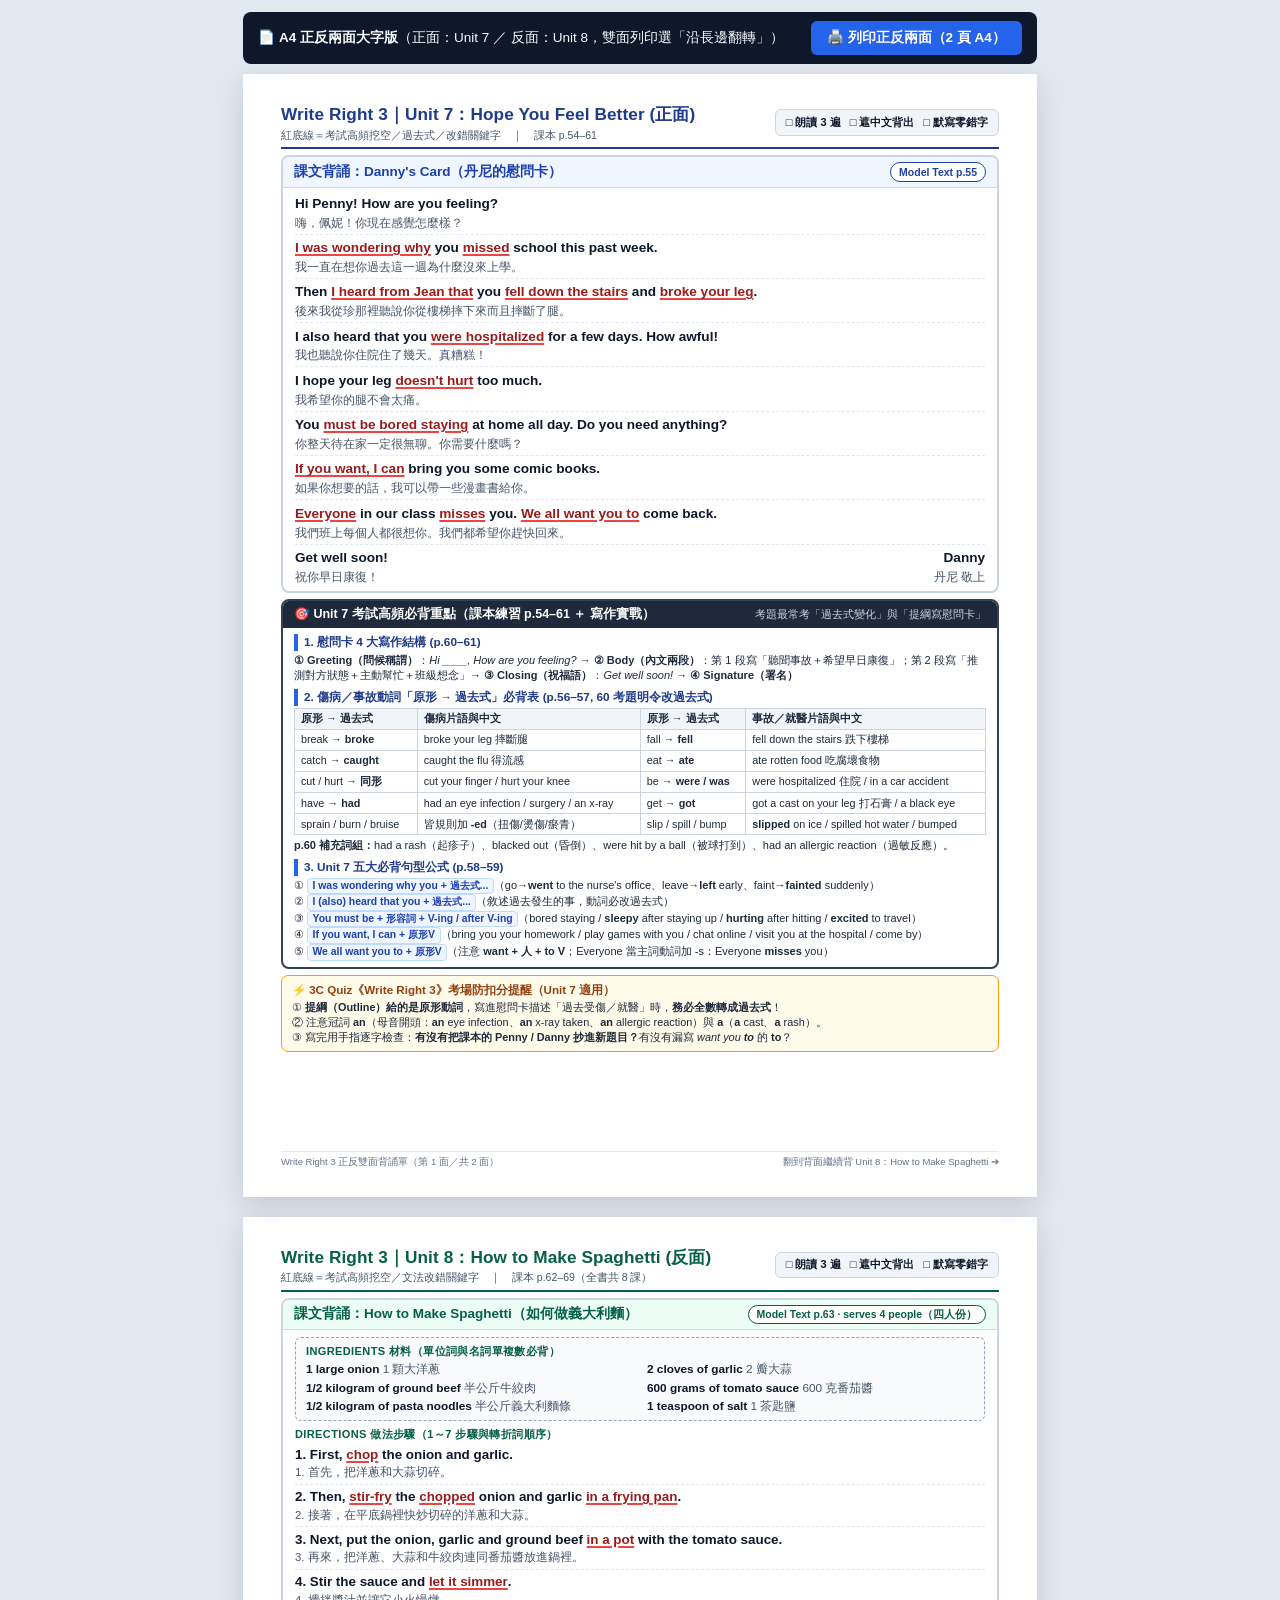
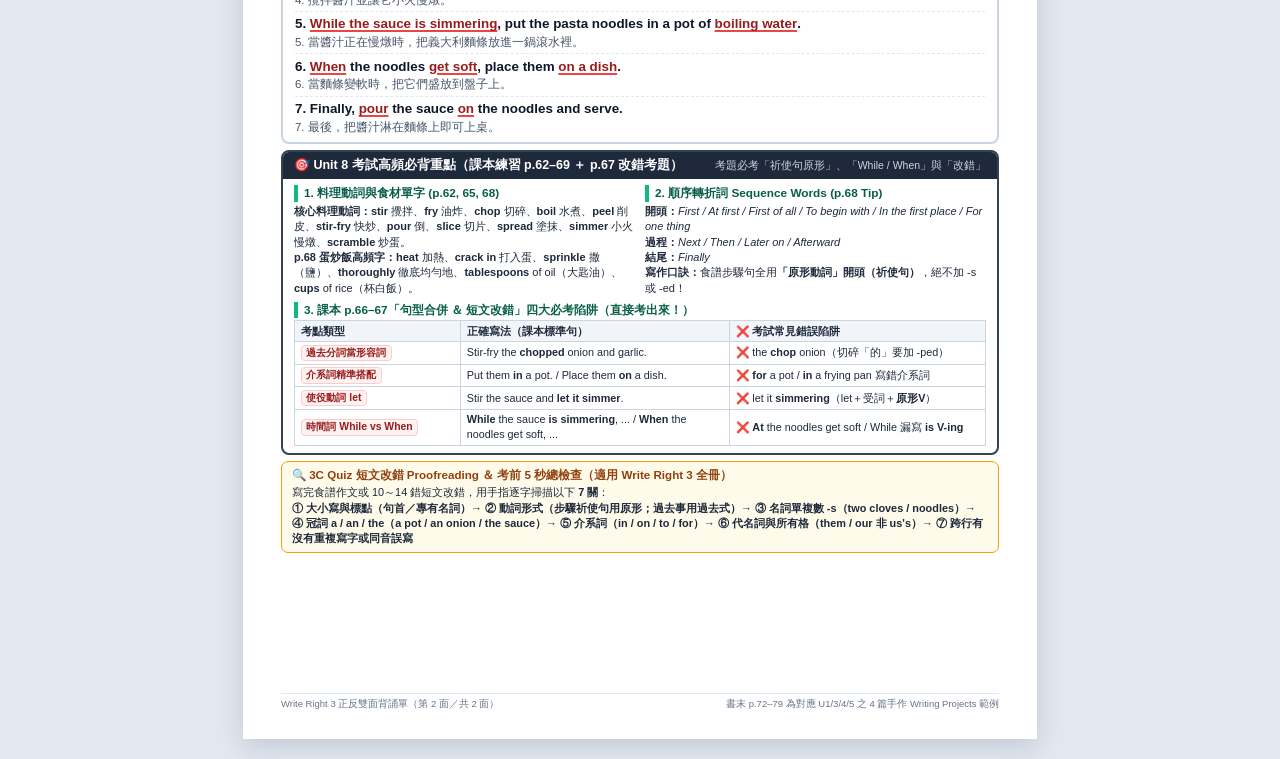
<file: 六年級上/課本/04_Write_Right_3/WR3_U7_U8_背誦與考前重點_A4正反兩面.html>
<!DOCTYPE html>
<html lang="zh-Hant">
<head>
  <meta charset="UTF-8" />
  <meta name="viewport" content="width=device-width, initial-scale=1.0" />
  <title>Write Right 3｜第 7～8 課背誦與考前重點（A4 正反兩面大字版）</title>
  <style>
    @page {
      size: A4 portrait;
      margin: 7.5mm 10mm;
    }

    * {
      box-sizing: border-box;
      margin: 0;
      padding: 0;
    }

    body {
      font-family: "Segoe UI", "Microsoft JhengHei", "Noto Sans TC", sans-serif;
      color: #1e293b;
      background: #e2e8f0;
      line-height: 1.4;
      -webkit-print-color-adjust: exact;
      print-color-adjust: exact;
    }

    .toolbar {
      max-width: 210mm;
      margin: 12px auto 10px;
      display: flex;
      justify-content: space-between;
      align-items: center;
      padding: 9px 15px;
      background: #0f172a;
      color: #f8fafc;
      border-radius: 8px;
      font-size: 13.5px;
    }

    .toolbar button {
      background: #2563eb;
      color: #fff;
      border: none;
      padding: 8px 16px;
      border-radius: 6px;
      font-size: 13.5px;
      font-weight: 700;
      cursor: pointer;
    }

    .toolbar button:hover {
      background: #1d4ed8;
    }

    .page {
      width: 210mm;
      min-height: 297mm;
      margin: 0 auto 20px;
      background: #ffffff;
      padding: 7.5mm 10mm;
      box-shadow: 0 8px 24px rgba(15, 23, 42, 0.14);
      display: flex;
      flex-direction: column;
      gap: 6px;
      page-break-after: always;
      break-after: page;
    }

    .page:last-of-type {
      page-break-after: auto;
      break-after: auto;
    }

    /* Header */
    .header {
      display: flex;
      justify-content: space-between;
      align-items: center;
      border-bottom: 2.5px solid #1e3a8a;
      padding-bottom: 4.5px;
      gap: 8px;
    }

    .header.u8 {
      border-bottom-color: #065f46;
    }

    .header-title {
      font-size: 17.2px;
      font-weight: 800;
      color: #1e3a8a;
      letter-spacing: 0.1px;
      white-space: nowrap;
    }

    .header.u8 .header-title {
      color: #065f46;
    }

    .header-sub {
      font-size: 10.5px;
      color: #475569;
      margin-top: 1.5px;
    }

    .check-strip {
      display: flex;
      gap: 9px;
      font-size: 11px;
      font-weight: 700;
      color: #0f172a;
      background: #f1f5f9;
      padding: 4.5px 10px;
      border-radius: 6px;
      border: 1.5px solid #cbd5e1;
      white-space: nowrap;
      flex-shrink: 0;
    }

    /* Passage Card */
    .passage-card {
      border: 2px solid #cbd5e1;
      border-radius: 8px;
      overflow: hidden;
      background: #fff;
    }

    .card-header {
      padding: 5px 11px;
      font-weight: 800;
      font-size: 13.5px;
      display: flex;
      justify-content: space-between;
      align-items: center;
    }

    .u7-header {
      background: #eff6ff;
      color: #1e40af;
      border-bottom: 1.5px solid #bfdbfe;
    }

    .u8-header {
      background: #ecfdf5;
      color: #065f46;
      border-bottom: 1.5px solid #a7f3d0;
    }

    .tag {
      font-size: 10.5px;
      font-weight: 700;
      padding: 1.5px 8px;
      border-radius: 999px;
      background: #fff;
      border: 1.5px solid currentColor;
      white-space: nowrap;
    }

    .card-body {
      padding: 7px 12px;
    }

    .sent-block {
      margin-bottom: 4.5px;
      padding-bottom: 3.5px;
      border-bottom: 1px dashed #e2e8f0;
    }

    .sent-block:last-child {
      margin-bottom: 0;
      padding-bottom: 0;
      border-bottom: none;
    }

    .en {
      font-size: 13.6px;
      font-weight: 600;
      color: #0f172a;
      line-height: 1.38;
    }

    .zh {
      font-size: 11.6px;
      color: #475569;
      line-height: 1.34;
      margin-top: 1px;
    }

    .kw {
      text-decoration: underline;
      text-decoration-color: #ef4444;
      text-decoration-thickness: 1.5px;
      text-underline-offset: 2px;
      font-weight: 700;
      color: #991b1b;
    }

    /* Unit 8 Ingredients & Steps */
    .ing-box {
      background: #f8fafc;
      border: 1.5px dashed #94a3b8;
      border-radius: 6px;
      padding: 5.5px 10px;
      margin-bottom: 6px;
    }

    .sub-label {
      font-size: 11px;
      font-weight: 800;
      letter-spacing: 0.4px;
      color: #065f46;
      margin-bottom: 3px;
    }

    .ing-grid {
      display: grid;
      grid-template-columns: 1fr 1fr;
      gap: 2.5px 14px;
      font-size: 11.8px;
      line-height: 1.35;
    }

    .ing-item b {
      color: #0f172a;
    }

    .ing-item span {
      color: #475569;
    }

    .steps-list {
      display: flex;
      flex-direction: column;
      gap: 3.5px;
    }

    .step-row {
      padding-bottom: 3px;
      border-bottom: 1px dashed #e2e8f0;
    }

    .step-row:last-child {
      padding-bottom: 0;
      border-bottom: none;
    }

    .step-row .en {
      font-size: 13.4px;
    }

    .step-row .zh {
      font-size: 11.5px;
    }

    /* Focus Section */
    .focus-section {
      border: 2px solid #334155;
      border-radius: 8px;
      overflow: hidden;
    }

    .focus-banner {
      background: #1e293b;
      color: #ffffff;
      padding: 4.5px 11px;
      font-size: 12.5px;
      font-weight: 800;
      display: flex;
      justify-content: space-between;
      align-items: center;
    }

    .focus-banner span:last-child {
      font-size: 10.5px;
      font-weight: 500;
      color: #cbd5e1;
    }

    .focus-body {
      padding: 6.5px 11px;
      display: flex;
      flex-direction: column;
      gap: 5.5px;
    }

    .focus-block-title {
      font-size: 11.8px;
      font-weight: 800;
      color: #1e3a8a;
      margin-bottom: 2px;
      border-left: 4px solid #2563eb;
      padding-left: 6px;
    }

    .focus-block-title.green {
      color: #065f46;
      border-left-color: #10b981;
    }

    .focus-text {
      font-size: 11px;
      line-height: 1.4;
      color: #1e293b;
    }

    .verb-table {
      width: 100%;
      border-collapse: collapse;
      font-size: 10.8px;
    }

    .verb-table th,
    .verb-table td {
      border: 1px solid #cbd5e1;
      padding: 2.5px 6px;
      text-align: left;
    }

    .verb-table th {
      background: #f1f5f9;
      font-weight: 800;
      color: #1e293b;
    }

    .pill {
      display: inline-block;
      background: #fef2f2;
      color: #991b1b;
      border: 1px solid #fecaca;
      border-radius: 4px;
      padding: 0 4.5px;
      font-weight: 700;
      font-size: 10.4px;
    }

    .pill-blue {
      background: #eff6ff;
      color: #1e40af;
      border-color: #bfdbfe;
    }

    .pill-green {
      background: #ecfdf5;
      color: #065f46;
      border-color: #a7f3d0;
    }

    .two-col-mini {
      display: grid;
      grid-template-columns: 1fr 1fr;
      gap: 10px;
    }

    .exam-bar {
      background: #fffbeb;
      border: 1.5px solid #f59e0b;
      border-radius: 7px;
      padding: 5.5px 10px;
    }

    .exam-bar-title {
      font-size: 11.6px;
      font-weight: 800;
      color: #92400e;
      margin-bottom: 2px;
    }

    .exam-bar-text {
      font-size: 10.9px;
      line-height: 1.4;
      color: #1e293b;
    }

    .footer-note {
      margin-top: auto;
      font-size: 9.5px;
      color: #64748b;
      display: flex;
      justify-content: space-between;
      border-top: 1px solid #e2e8f0;
      padding-top: 3px;
    }

    @media print {
      body {
        background: #fff;
      }
      .toolbar {
        display: none !important;
      }
      .page {
        width: auto;
        min-height: auto;
        margin: 0;
        padding: 0;
        box-shadow: none;
      }
    }
  </style>
</head>
<body>
  <div class="toolbar">
    <div>📄 <b>A4 正反兩面大字版</b>（正面：Unit 7 ／ 反面：Unit 8，雙面列印選「沿長邊翻轉」）</div>
    <button onclick="window.print()">🖨️ 列印正反兩面（2 頁 A4）</button>
  </div>

  <!-- ==================== PAGE 1: UNIT 7 ==================== -->
  <section class="page">
    <header class="header">
      <div>
        <div class="header-title">Write Right 3｜Unit 7：Hope You Feel Better (正面)</div>
        <div class="header-sub">紅底線＝考試高頻挖空／過去式／改錯關鍵字　｜　課本 p.54–61</div>
      </div>
      <div class="check-strip">
        <span>□ 朗讀 3 遍</span>
        <span>□ 遮中文背出</span>
        <span>□ 默寫零錯字</span>
      </div>
    </header>

    <article class="passage-card">
      <div class="card-header u7-header">
        <span>課文背誦：Danny's Card（丹尼的慰問卡）</span>
        <span class="tag">Model Text p.55</span>
      </div>
      <div class="card-body">
        <div class="sent-block">
          <div class="en">Hi Penny! How are you feeling?</div>
          <div class="zh">嗨，佩妮！你現在感覺怎麼樣？</div>
        </div>

        <div class="sent-block">
          <div class="en">
            <span class="kw">I was wondering why</span> you <span class="kw">missed</span> school this past week.
          </div>
          <div class="zh">我一直在想你過去這一週為什麼沒來上學。</div>
        </div>

        <div class="sent-block">
          <div class="en">
            Then <span class="kw">I heard from Jean that</span> you <span class="kw">fell down the stairs</span> and <span class="kw">broke your leg</span>.
          </div>
          <div class="zh">後來我從珍那裡聽說你從樓梯摔下來而且摔斷了腿。</div>
        </div>

        <div class="sent-block">
          <div class="en">
            I also heard that you <span class="kw">were hospitalized</span> for a few days. How awful!
          </div>
          <div class="zh">我也聽說你住院住了幾天。真糟糕！</div>
        </div>

        <div class="sent-block">
          <div class="en">I hope your leg <span class="kw">doesn't hurt</span> too much.</div>
          <div class="zh">我希望你的腿不會太痛。</div>
        </div>

        <div class="sent-block">
          <div class="en">
            You <span class="kw">must be bored staying</span> at home all day. Do you need anything?
          </div>
          <div class="zh">你整天待在家一定很無聊。你需要什麼嗎？</div>
        </div>

        <div class="sent-block">
          <div class="en">
            <span class="kw">If you want, I can</span> bring you some comic books.
          </div>
          <div class="zh">如果你想要的話，我可以帶一些漫畫書給你。</div>
        </div>

        <div class="sent-block">
          <div class="en">
            <span class="kw">Everyone</span> in our class <span class="kw">misses</span> you. <span class="kw">We all want you to</span> come back.
          </div>
          <div class="zh">我們班上每個人都很想你。我們都希望你趕快回來。</div>
        </div>

        <div class="sent-block" style="display:flex; justify-content:space-between; align-items:flex-end;">
          <div>
            <div class="en">Get well soon!</div>
            <div class="zh">祝你早日康復！</div>
          </div>
          <div style="text-align:right;">
            <div class="en">Danny</div>
            <div class="zh">丹尼 敬上</div>
          </div>
        </div>
      </div>
    </article>

    <section class="focus-section">
      <div class="focus-banner">
        <span>🎯 Unit 7 考試高頻必背重點（課本練習 p.54–61 ＋ 寫作實戰）</span>
        <span>考題最常考「過去式變化」與「提綱寫慰問卡」</span>
      </div>

      <div class="focus-body">
        <div>
          <div class="focus-block-title">1. 慰問卡 4 大寫作結構 (p.60–61)</div>
          <div class="focus-text">
            <b>① Greeting（問候稱謂）</b>：<i>Hi ____, How are you feeling?</i> →
            <b>② Body（內文兩段）</b>：第 1 段寫「聽聞事故＋希望早日康復」；第 2 段寫「推測對方狀態＋主動幫忙＋班級想念」→
            <b>③ Closing（祝福語）</b>：<i>Get well soon!</i> →
            <b>④ Signature（署名）</b>
          </div>
        </div>

        <div>
          <div class="focus-block-title">2. 傷病／事故動詞「原形 → 過去式」必背表 (p.56–57, 60 考題明令改過去式)</div>
          <table class="verb-table">
            <thead>
              <tr>
                <th>原形 → 過去式</th>
                <th>傷病片語與中文</th>
                <th>原形 → 過去式</th>
                <th>事故／就醫片語與中文</th>
              </tr>
            </thead>
            <tbody>
              <tr>
                <td>break → <b>broke</b></td>
                <td>broke your leg 摔斷腿</td>
                <td>fall → <b>fell</b></td>
                <td>fell down the stairs 跌下樓梯</td>
              </tr>
              <tr>
                <td>catch → <b>caught</b></td>
                <td>caught the flu 得流感</td>
                <td>eat → <b>ate</b></td>
                <td>ate rotten food 吃腐壞食物</td>
              </tr>
              <tr>
                <td>cut / hurt → <b>同形</b></td>
                <td>cut your finger / hurt your knee</td>
                <td>be → <b>were / was</b></td>
                <td>were hospitalized 住院 / in a car accident</td>
              </tr>
              <tr>
                <td>have → <b>had</b></td>
                <td>had an eye infection / surgery / an x-ray</td>
                <td>get → <b>got</b></td>
                <td>got a cast on your leg 打石膏 / a black eye</td>
              </tr>
              <tr>
                <td>sprain / burn / bruise</td>
                <td>皆規則加 <b>-ed</b>（扭傷/燙傷/瘀青）</td>
                <td>slip / spill / bump</td>
                <td><b>slipped</b> on ice / spilled hot water / bumped</td>
              </tr>
            </tbody>
          </table>
          <div class="focus-text" style="margin-top:3px;">
            <b>p.60 補充詞組：</b>had a rash（起疹子）、blacked out（昏倒）、were hit by a ball（被球打到）、had an allergic reaction（過敏反應）。
          </div>
        </div>

        <div>
          <div class="focus-block-title">3. Unit 7 五大必背句型公式 (p.58–59)</div>
          <div class="focus-text">
            ① <span class="pill pill-blue">I was wondering why you + 過去式...</span>（go→<b>went</b> to the nurse's office、leave→<b>left</b> early、faint→<b>fainted</b> suddenly）<br/>
            ② <span class="pill pill-blue">I (also) heard that you + 過去式...</span>（敘述過去發生的事，動詞必改過去式）<br/>
            ③ <span class="pill pill-blue">You must be + 形容詞 + V-ing / after V-ing</span>（bored staying / <b>sleepy</b> after staying up / <b>hurting</b> after hitting / <b>excited</b> to travel）<br/>
            ④ <span class="pill pill-blue">If you want, I can + 原形V</span>（bring you your homework / play games with you / chat online / visit you at the hospital / come by）<br/>
            ⑤ <span class="pill pill-blue">We all want you to + 原形V</span>（注意 <b>want + 人 + to V</b>；Everyone 當主詞動詞加 -s：Everyone <b>misses</b> you）
          </div>
        </div>
      </div>
    </section>

    <section class="exam-bar">
      <div class="exam-bar-title">⚡ 3C Quiz《Write Right 3》考場防扣分提醒（Unit 7 適用）</div>
      <div class="exam-bar-text">
        ① <b>提綱（Outline）給的是原形動詞</b>，寫進慰問卡描述「過去受傷／就醫」時，<b>務必全數轉成過去式</b>！<br/>
        ② 注意冠詞 <b>an</b>（母音開頭：<b>an</b> eye infection、<b>an</b> x-ray taken、<b>an</b> allergic reaction）與 <b>a</b>（<b>a</b> cast、<b>a</b> rash）。<br/>
        ③ 寫完用手指逐字檢查：<b>有沒有把課本的 Penny / Danny 抄進新題目？</b>有沒有漏寫 <i>want you <b>to</b></i> 的 <b>to</b>？
      </div>
    </section>

    <footer class="footer-note">
      <span>Write Right 3 正反雙面背誦單（第 1 面／共 2 面）</span>
      <span>翻到背面繼續背 Unit 8：How to Make Spaghetti ➔</span>
    </footer>
  </section>

  <!-- ==================== PAGE 2: UNIT 8 ==================== -->
  <section class="page">
    <header class="header u8">
      <div>
        <div class="header-title">Write Right 3｜Unit 8：How to Make Spaghetti (反面)</div>
        <div class="header-sub">紅底線＝考試高頻挖空／文法改錯關鍵字　｜　課本 p.62–69（全書共 8 課）</div>
      </div>
      <div class="check-strip">
        <span>□ 朗讀 3 遍</span>
        <span>□ 遮中文背出</span>
        <span>□ 默寫零錯字</span>
      </div>
    </header>

    <article class="passage-card">
      <div class="card-header u8-header">
        <span>課文背誦：How to Make Spaghetti（如何做義大利麵）</span>
        <span class="tag">Model Text p.63 · serves 4 people（四人份）</span>
      </div>
      <div class="card-body">
        <div class="ing-box">
          <div class="sub-label">INGREDIENTS 材料（單位詞與名詞單複數必背）</div>
          <div class="ing-grid">
            <div class="ing-item"><b>1 large onion</b> <span>1 顆大洋蔥</span></div>
            <div class="ing-item"><b>2 cloves of garlic</b> <span>2 瓣大蒜</span></div>
            <div class="ing-item"><b>1/2 kilogram of ground beef</b> <span>半公斤牛絞肉</span></div>
            <div class="ing-item"><b>600 grams of tomato sauce</b> <span>600 克番茄醬</span></div>
            <div class="ing-item"><b>1/2 kilogram of pasta noodles</b> <span>半公斤義大利麵條</span></div>
            <div class="ing-item"><b>1 teaspoon of salt</b> <span>1 茶匙鹽</span></div>
          </div>
        </div>

        <div class="sub-label">DIRECTIONS 做法步驟（1～7 步驟與轉折詞順序）</div>
        <div class="steps-list">
          <div class="step-row">
            <div class="en">1. First, <span class="kw">chop</span> the onion and garlic.</div>
            <div class="zh">1. 首先，把洋蔥和大蒜切碎。</div>
          </div>
          <div class="step-row">
            <div class="en">2. Then, <span class="kw">stir-fry</span> the <span class="kw">chopped</span> onion and garlic <span class="kw">in a frying pan</span>.</div>
            <div class="zh">2. 接著，在平底鍋裡快炒切碎的洋蔥和大蒜。</div>
          </div>
          <div class="step-row">
            <div class="en">3. Next, put the onion, garlic and ground beef <span class="kw">in a pot</span> with the tomato sauce.</div>
            <div class="zh">3. 再來，把洋蔥、大蒜和牛絞肉連同番茄醬放進鍋裡。</div>
          </div>
          <div class="step-row">
            <div class="en">4. Stir the sauce and <span class="kw">let it simmer</span>.</div>
            <div class="zh">4. 攪拌醬汁並讓它小火慢燉。</div>
          </div>
          <div class="step-row">
            <div class="en">5. <span class="kw">While the sauce is simmering</span>, put the pasta noodles in a pot of <span class="kw">boiling water</span>.</div>
            <div class="zh">5. 當醬汁正在慢燉時，把義大利麵條放進一鍋滾水裡。</div>
          </div>
          <div class="step-row">
            <div class="en">6. <span class="kw">When</span> the noodles <span class="kw">get soft</span>, place them <span class="kw">on a dish</span>.</div>
            <div class="zh">6. 當麵條變軟時，把它們盛放到盤子上。</div>
          </div>
          <div class="step-row">
            <div class="en">7. Finally, <span class="kw">pour</span> the sauce <span class="kw">on</span> the noodles and serve.</div>
            <div class="zh">7. 最後，把醬汁淋在麵條上即可上桌。</div>
          </div>
        </div>
      </div>
    </article>

    <section class="focus-section">
      <div class="focus-banner">
        <span>🎯 Unit 8 考試高頻必背重點（課本練習 p.62–69 ＋ p.67 改錯考題）</span>
        <span>考題必考「祈使句原形」、「While / When」與「改錯」</span>
      </div>

      <div class="focus-body">
        <div class="two-col-mini">
          <div>
            <div class="focus-block-title green">1. 料理動詞與食材單字 (p.62, 65, 68)</div>
            <div class="focus-text">
              <b>核心料理動詞：</b><b>stir</b> 攪拌、<b>fry</b> 油炸、<b>chop</b> 切碎、<b>boil</b> 水煮、<b>peel</b> 削皮、<b>stir-fry</b> 快炒、<b>pour</b> 倒、<b>slice</b> 切片、<b>spread</b> 塗抹、<b>simmer</b> 小火慢燉、<b>scramble</b> 炒蛋。<br/>
              <b>p.68 蛋炒飯高頻字：</b><b>heat</b> 加熱、<b>crack in</b> 打入蛋、<b>sprinkle</b> 撒（鹽）、<b>thoroughly</b> 徹底均勻地、<b>tablespoons</b> of oil（大匙油）、<b>cups</b> of rice（杯白飯）。
            </div>
          </div>
          <div>
            <div class="focus-block-title green">2. 順序轉折詞 Sequence Words (p.68 Tip)</div>
            <div class="focus-text">
              <b>開頭：</b><i>First / At first / First of all / To begin with / In the first place / For one thing</i><br/>
              <b>過程：</b><i>Next / Then / Later on / Afterward</i><br/>
              <b>結尾：</b><i>Finally</i><br/>
              <b>寫作口訣：</b>食譜步驟句全用<b>「原形動詞」開頭（祈使句）</b>，絕不加 -s 或 -ed！
            </div>
          </div>
        </div>

        <div>
          <div class="focus-block-title green">3. 課本 p.66–67「句型合併 ＆ 短文改錯」四大必考陷阱（直接考出來！）</div>
          <table class="verb-table">
            <thead>
              <tr>
                <th style="width:24%;">考點類型</th>
                <th style="width:39%;">正確寫法（課本標準句）</th>
                <th style="width:37%;">❌ 考試常見錯誤陷阱</th>
              </tr>
            </thead>
            <tbody>
              <tr>
                <td><span class="pill">過去分詞當形容詞</span></td>
                <td>Stir-fry the <b>chopped</b> onion and garlic.</td>
                <td>❌ the <b>chop</b> onion（切碎「的」要加 -ped）</td>
              </tr>
              <tr>
                <td><span class="pill">介系詞精準搭配</span></td>
                <td>Put them <b>in</b> a pot. / Place them <b>on</b> a dish.</td>
                <td>❌ <b>for</b> a pot / <b>in</b> a frying pan 寫錯介系詞</td>
              </tr>
              <tr>
                <td><span class="pill">使役動詞 let</span></td>
                <td>Stir the sauce and <b>let it simmer</b>.</td>
                <td>❌ let it <b>simmering</b>（let＋受詞＋<b>原形V</b>）</td>
              </tr>
              <tr>
                <td><span class="pill">時間詞 While vs When</span></td>
                <td><b>While</b> the sauce <b>is simmering</b>, ... / <b>When</b> the noodles get soft, ...</td>
                <td>❌ <b>At</b> the noodles get soft / While 漏寫 <b>is V-ing</b></td>
              </tr>
            </tbody>
          </table>
        </div>
      </div>
    </section>

    <section class="exam-bar">
      <div class="exam-bar-title">🔍 3C Quiz 短文改錯 Proofreading ＆ 考前 5 秒總檢查（適用 Write Right 3 全冊）</div>
      <div class="exam-bar-text">
        寫完食譜作文或 10～14 錯短文改錯，用手指逐字掃描以下 <b>7 關</b>：<br/>
        <b>① 大小寫與標點（句首／專有名詞）→ ② 動詞形式（步驟祈使句用原形；過去事用過去式）→ ③ 名詞單複數 -s（two cloves / noodles）→ ④ 冠詞 a / an / the（a pot / an onion / the sauce）→ ⑤ 介系詞（in / on / to / for）→ ⑥ 代名詞與所有格（them / our 非 us's）→ ⑦ 跨行有沒有重複寫字或同音誤寫</b>
      </div>
    </section>

    <footer class="footer-note">
      <span>Write Right 3 正反雙面背誦單（第 2 面／共 2 面）</span>
      <span>書末 p.72–79 為對應 U1/3/4/5 之 4 篇手作 Writing Projects 範例</span>
    </footer>
  </section>
</body>
</html>
</file>
